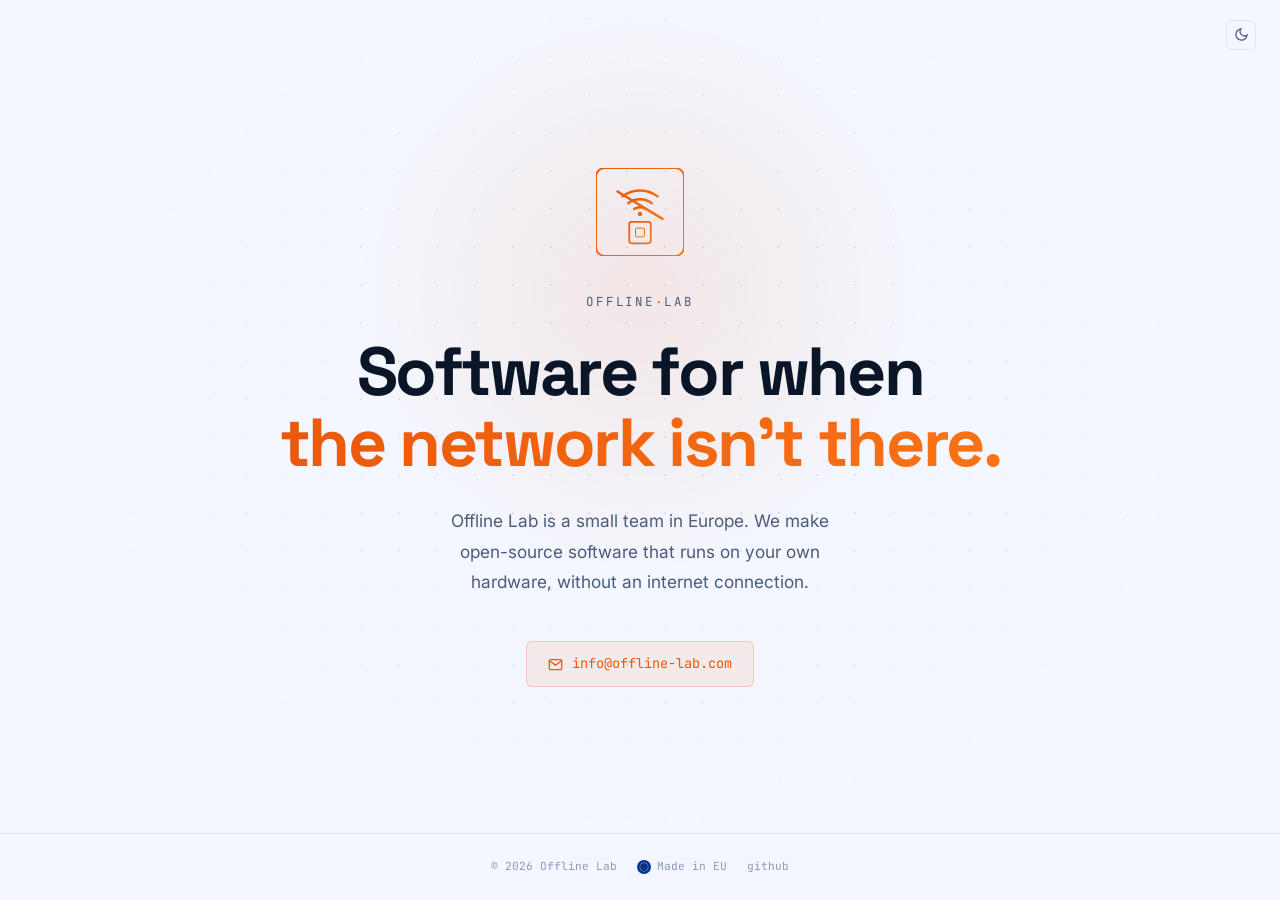
<file: site/index.html>
<!DOCTYPE html>
<html lang="en">
<head>
  <meta charset="UTF-8" />
  <meta name="viewport" content="width=device-width, initial-scale=1.0" />
  <title>Offline Lab</title>
  <meta name="description" content="Offline Lab is a small team in Europe making open-source software that runs without an internet connection." />
  <meta name="theme-color" content="#07101f" />
  <link rel="icon" type="image/svg+xml" href="/favicon.svg" />
  <link rel="preconnect" href="https://fonts.googleapis.com" />
  <link rel="preconnect" href="https://fonts.gstatic.com" crossorigin />
  <link href="https://fonts.googleapis.com/css2?family=Space+Grotesk:wght@500;600;700&family=Inter:wght@400;500&family=JetBrains+Mono:wght@400;500&display=swap" rel="stylesheet" />
  <script>
    (function () {
      var s = localStorage.getItem('theme');
      var d = window.matchMedia('(prefers-color-scheme: dark)').matches;
      document.documentElement.setAttribute('data-theme', s || (d ? 'dark' : 'light'));
    })();
  </script>
  <style>
    *, *::before, *::after { box-sizing: border-box; margin: 0; padding: 0; }

    :root {
      --font-display: 'Space Grotesk', system-ui, sans-serif;
      --font-body:    'Inter', system-ui, sans-serif;
      --font-mono:    'JetBrains Mono', ui-monospace, monospace;
      --radius-sm:    6px;
      --transition:   0.2s ease;
    }

    html[data-theme="dark"] {
      --bg:            #07101f;
      --bg-card:       #111f38;
      --fg:            #dde4f0;
      --fg-muted:      #7a8fae;
      --fg-subtle:     #3d5070;
      --accent:        #f97316;
      --accent-hover:  #fb923c;
      --accent-muted:  rgba(249, 115, 22, 0.1);
      --accent-border: rgba(249, 115, 22, 0.22);
      --glow:          rgba(249, 115, 22, 0.16);
      --border:        rgba(221, 228, 240, 0.07);
      --border-strong: rgba(221, 228, 240, 0.13);
      --logo-grad-a:   #f97316;
      --logo-grad-b:   #fbbf24;
      color-scheme: dark;
    }

    html[data-theme="light"] {
      --bg:            #f4f7ff;
      --bg-card:       #ffffff;
      --fg:            #0a1628;
      --fg-muted:      #4a5c7a;
      --fg-subtle:     #8a9ab8;
      --accent:        #ea580c;
      --accent-hover:  #c2410c;
      --accent-muted:  rgba(234, 88, 12, 0.08);
      --accent-border: rgba(234, 88, 12, 0.22);
      --glow:          rgba(234, 88, 12, 0.10);
      --border:        rgba(10, 22, 40, 0.08);
      --border-strong: rgba(10, 22, 40, 0.14);
      --logo-grad-a:   #ea580c;
      --logo-grad-b:   #f97316;
      color-scheme: light;
    }

    html, body { height: 100%; }

    body {
      font-family: var(--font-body);
      background: var(--bg);
      color: var(--fg);
      line-height: 1.6;
      -webkit-font-smoothing: antialiased;
      display: flex;
      flex-direction: column;
      min-height: 100vh;
      transition: background var(--transition), color var(--transition);
      position: relative;
      overflow-x: hidden;
    }

    /* dotted grid, faded towards the edges */
    body::before {
      content: '';
      position: fixed;
      inset: 0;
      background-image: radial-gradient(circle, var(--fg-subtle) 1px, transparent 1px);
      background-size: 38px 38px;
      opacity: 0.22;
      -webkit-mask-image: radial-gradient(ellipse at 50% 45%, #000 20%, transparent 70%);
              mask-image: radial-gradient(ellipse at 50% 45%, #000 20%, transparent 70%);
      pointer-events: none;
      z-index: 0;
    }

    /* warm glow behind the logo */
    body::after {
      content: '';
      position: fixed;
      top: 18%;
      left: 50%;
      width: 640px;
      height: 640px;
      transform: translate(-50%, -30%);
      background: radial-gradient(circle, var(--glow), transparent 65%);
      pointer-events: none;
      z-index: 0;
    }

    header, main, footer { position: relative; z-index: 1; }

    /* ── TOP BAR ── */
    header {
      display: flex;
      justify-content: flex-end;
      padding: 1.25rem 1.5rem;
    }

    .theme-toggle {
      background: none;
      border: 1px solid var(--border);
      border-radius: var(--radius-sm);
      padding: 0.4rem;
      cursor: pointer;
      color: var(--fg-muted);
      display: flex;
      transition: color var(--transition), border-color var(--transition);
    }
    .theme-toggle:hover { color: var(--fg); border-color: var(--border-strong); }
    .theme-toggle svg { width: 15px; height: 15px; }
    html[data-theme="dark"]  .icon-moon { display: none; }
    html[data-theme="light"] .icon-sun  { display: none; }

    /* ── MAIN ── */
    main {
      flex: 1;
      display: flex;
      align-items: center;
      justify-content: center;
      padding: 2rem 1.5rem 5rem;
    }

    .intro {
      max-width: 820px;
      text-align: center;
      display: flex;
      flex-direction: column;
      align-items: center;
    }

    .logo {
      width: 88px;
      height: 88px;
      margin-bottom: 2.25rem;
      animation: rise 0.9s ease-out both;
    }

    .wordmark {
      font-family: var(--font-mono);
      font-size: 0.78rem;
      letter-spacing: 0.22em;
      text-transform: uppercase;
      color: var(--fg-muted);
      margin-bottom: 1.5rem;
      animation: rise 0.9s 0.1s ease-out both;
    }
    .wordmark span { color: var(--accent); }

    h1 {
      font-family: var(--font-display);
      font-size: clamp(2.4rem, 6.5vw, 4.25rem);
      font-weight: 700;
      line-height: 1.05;
      letter-spacing: -0.035em;
      text-wrap: balance;
      margin-bottom: 1.75rem;
      animation: rise 0.9s 0.2s ease-out both;
    }
    h1 em {
      font-style: normal;
      background: linear-gradient(100deg, var(--logo-grad-a), var(--logo-grad-b));
      -webkit-background-clip: text;
              background-clip: text;
      color: transparent;
    }

    .lede {
      font-size: 1.08rem;
      color: var(--fg-muted);
      line-height: 1.75;
      max-width: 540px;
      text-wrap: balance;
      margin-bottom: 2.75rem;
      animation: rise 0.9s 0.3s ease-out both;
    }

    .contact {
      display: inline-flex;
      align-items: center;
      gap: 0.55rem;
      font-family: var(--font-mono);
      font-size: 0.85rem;
      color: var(--accent);
      text-decoration: none;
      padding: 0.7rem 1.3rem;
      border: 1px solid var(--accent-border);
      background: var(--accent-muted);
      border-radius: var(--radius-sm);
      transition: color var(--transition), border-color var(--transition), transform var(--transition);
      animation: rise 0.9s 0.4s ease-out both;
    }
    .contact:hover { color: var(--accent-hover); border-color: var(--accent); transform: translateY(-1px); }
    .contact svg { width: 15px; height: 15px; }

    @keyframes rise {
      from { opacity: 0; transform: translateY(10px); }
      to   { opacity: 1; transform: none; }
    }

    @media (prefers-reduced-motion: reduce) {
      * { animation: none !important; transition: none !important; }
    }

    /* ── FOOTER ── */
    footer {
      display: flex;
      justify-content: center;
      align-items: center;
      gap: 1.25rem;
      flex-wrap: wrap;
      padding: 1.5rem;
      border-top: 1px solid var(--border);
      font-family: var(--font-mono);
      font-size: 0.7rem;
      color: var(--fg-subtle);
    }
    footer a { color: inherit; text-decoration: none; transition: color var(--transition); }
    footer a:hover { color: var(--fg-muted); }
    .made-eu { display: inline-flex; align-items: center; gap: 0.35rem; }
  </style>
</head>
<body>

  <header>
    <button class="theme-toggle" onclick="toggleTheme()" aria-label="Toggle theme">
      <svg class="icon-sun" viewBox="0 0 24 24" fill="none" stroke="currentColor" stroke-width="2">
        <circle cx="12" cy="12" r="5"/>
        <path d="M12 1v2M12 21v2M4.22 4.22l1.42 1.42M18.36 18.36l1.42 1.42M1 12h2M21 12h2M4.22 19.78l1.42-1.42M18.36 5.64l1.42-1.42"/>
      </svg>
      <svg class="icon-moon" viewBox="0 0 24 24" fill="none" stroke="currentColor" stroke-width="2">
        <path d="M21 12.79A9 9 0 1111.21 3 7 7 0 0021 12.79z"/>
      </svg>
    </button>
  </header>

  <main>
    <div class="intro">
      <svg class="logo" viewBox="-135 -150 270 270" fill="none" xmlns="http://www.w3.org/2000/svg" role="img" aria-label="Offline Lab">
        <defs>
          <linearGradient id="ol-grad" x1="0%" y1="0%" x2="100%" y2="100%">
            <stop offset="0%" style="stop-color: var(--logo-grad-a)"/>
            <stop offset="100%" style="stop-color: var(--logo-grad-b)"/>
          </linearGradient>
        </defs>
        <rect x="-135" y="-150" width="270" height="270" rx="27" ry="27" stroke="url(#ol-grad)" stroke-width="6"/>
        <g stroke="url(#ol-grad)" stroke-width="7.5" stroke-linecap="round">
          <path d="M-54,-63 A90,90 0 0,1 54,-63"/>
          <path d="M-36,-42 A60,60 0 0,1 36,-42"/>
          <path d="M-18,-24 A33,33 0 0,1 18,-24"/>
        </g>
        <circle cx="0" cy="-9" r="6.75" fill="url(#ol-grad)"/>
        <line x1="-69" y1="-78" x2="69" y2="6" stroke="url(#ol-grad)" stroke-width="7.5" stroke-linecap="round"/>
        <g transform="translate(0, 48)">
          <rect x="-33" y="-33" width="66" height="66" rx="7.5" ry="7.5" stroke="url(#ol-grad)" stroke-width="5.25"/>
          <g stroke="url(#ol-grad)" stroke-width="3.75" stroke-linecap="round">
            <line x1="-15" y1="-33" x2="-15" y2="-45"/><line x1="0" y1="-33" x2="0" y2="-45"/>
            <line x1="15" y1="-33" x2="15" y2="-45"/><line x1="-15" y1="33" x2="-15" y2="45"/>
            <line x1="0" y1="33" x2="0" y2="45"/><line x1="15" y1="33" x2="15" y2="45"/>
            <line x1="-33" y1="-15" x2="-45" y2="-15"/><line x1="-33" y1="0" x2="-45" y2="0"/>
            <line x1="-33" y1="15" x2="-45" y2="15"/><line x1="33" y1="-15" x2="45" y2="-15"/>
            <line x1="33" y1="0" x2="45" y2="0"/><line x1="33" y1="15" x2="45" y2="15"/>
          </g>
          <rect x="-13.5" y="-13.5" width="27" height="27" rx="3" ry="3" stroke="url(#ol-grad)" stroke-width="3"/>
        </g>
      </svg>

      <div class="wordmark">Offline<span>·</span>Lab</div>

      <h1>Software for when<br><em>the network isn't&nbsp;there.</em></h1>

      <p class="lede">
        Offline Lab is a small team in Europe. We make open-source software
        that runs on your own hardware, without an internet connection.
      </p>

      <a class="contact" href="mailto:info@offline-lab.com">
        <svg viewBox="0 0 24 24" fill="none" stroke="currentColor" stroke-width="2" stroke-linecap="round" stroke-linejoin="round">
          <rect x="2" y="4" width="20" height="16" rx="2"/><path d="M22 6l-10 7L2 6"/>
        </svg>
        info@offline-lab.com
      </a>
    </div>
  </main>

  <footer>
    <span>&copy; 2026 Offline Lab</span>
    <span class="made-eu">
      <svg width="14" height="14" viewBox="0 0 20 20" xmlns="http://www.w3.org/2000/svg" role="img" aria-label="Made in EU">
        <defs>
          <polygon id="eu-star" points="0,-1.2 0.27,-0.37 1.14,-0.37 0.44,0.14 0.71,0.97 0,0.46 -0.71,0.97 -0.44,0.14 -1.14,-0.37 -0.27,-0.37"/>
        </defs>
        <circle cx="10" cy="10" r="10" fill="#003399"/>
        <g fill="#FFCC00">
          <use href="#eu-star" x="10" y="4"/>
          <use href="#eu-star" x="13" y="4.8"/>
          <use href="#eu-star" x="15.2" y="7"/>
          <use href="#eu-star" x="16" y="10"/>
          <use href="#eu-star" x="15.2" y="13"/>
          <use href="#eu-star" x="13" y="15.2"/>
          <use href="#eu-star" x="10" y="16"/>
          <use href="#eu-star" x="7" y="15.2"/>
          <use href="#eu-star" x="4.8" y="13"/>
          <use href="#eu-star" x="4" y="10"/>
          <use href="#eu-star" x="4.8" y="7"/>
          <use href="#eu-star" x="7" y="4.8"/>
        </g>
      </svg>
      Made in EU
    </span>
    <a href="https://github.com/offline-lab" target="_blank" rel="noopener">github</a>
  </footer>

  <script>
    function toggleTheme() {
      var c = document.documentElement.getAttribute('data-theme');
      var n = c === 'dark' ? 'light' : 'dark';
      document.documentElement.setAttribute('data-theme', n);
      localStorage.setItem('theme', n);
    }
  </script>

</body>
</html>
</file>
